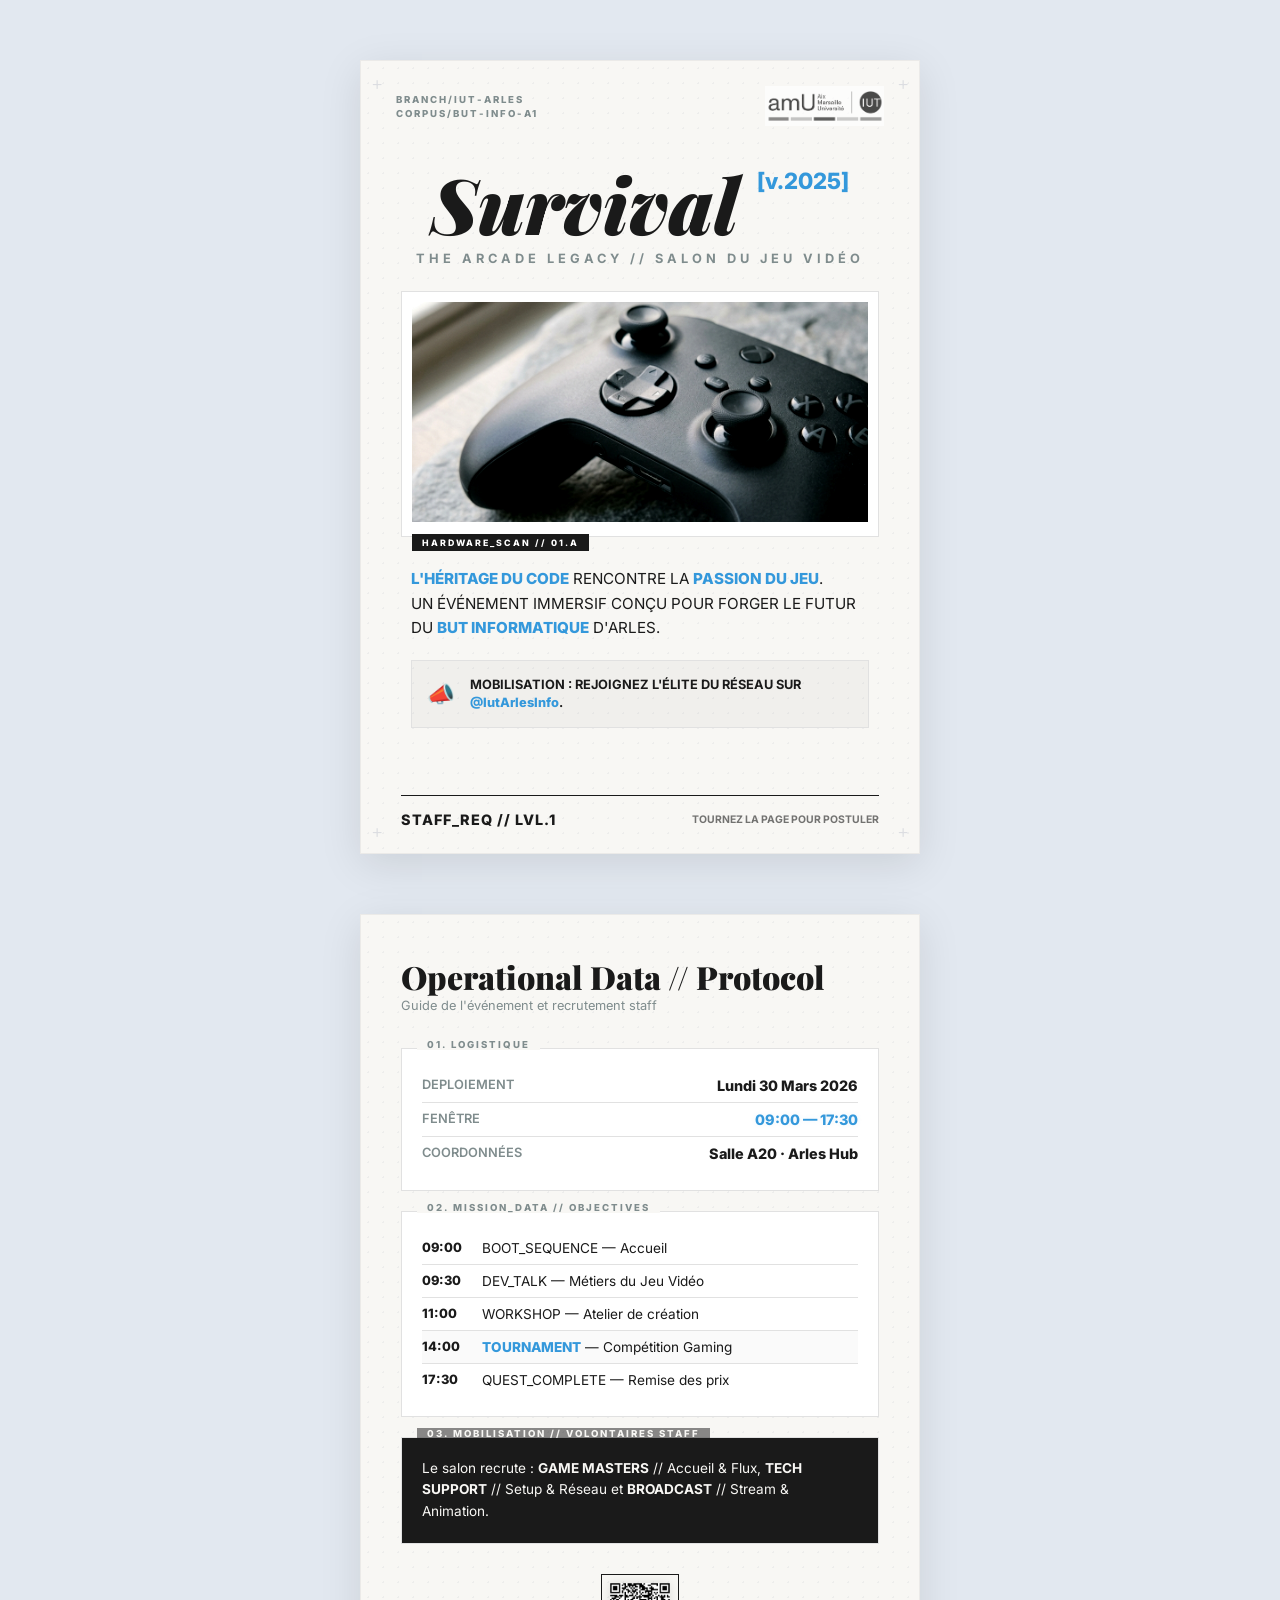
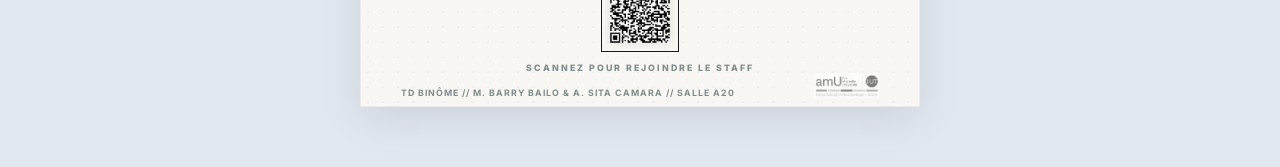
<file: final_signature_flyer/index.html>
<!DOCTYPE html>
<html lang="fr">
<head>
    <meta charset="UTF-8">
    <meta name="viewport" content="width=device-width, initial-scale=1.0">
    <title>Survival [v.2026] — Salon du Jeu Vidéo</title>
    <link rel="preconnect" href="https://fonts.googleapis.com">
    <link rel="preconnect" href="https://fonts.gstatic.com" crossorigin>
    <link href="https://fonts.googleapis.com/css2?family=Inter:wght@300;400;600;700;800&family=Playfair+Display:ital,wght@0,700;0,900;1,700&display=swap" rel="stylesheet">
    <link rel="stylesheet" href="style.css">
</head>
<body>

    <!-- RECTO - ÉDITION SIGNATURE GAMING -->
    <section id="recto" class="flyer-a5 editorial-gaming">
        <div class="dot-grid"></div>
        <div class="tech-marker tl">+</div>
        <div class="tech-marker tr">+</div>
        <div class="tech-marker bl">+</div>
        <div class="tech-marker br">+</div>

        <header class="header-editorial">
            <div class="meta-data">
                <span class="meta-tag">BRANCH/IUT-ARLES</span>
                <span class="meta-tag">CORPUS/BUT-INFO-A1</span>
            </div>
            <img src="Logo IUT couleurs.png" alt="Logo IUT" class="logo-editorial">
        </header>

        <main class="main-body">
            <div class="headline">
                <h1 class="serif-hero">Survival <span class="version-tag">[v.2025]</span></h1>
                <p class="sub-headline">THE ARCADE LEGACY // SALON DU JEU VIDÉO</p>
            </div>

            <figure class="hero-frame">
                <img src="hero_controller.png" alt="High-end Gaming Controller Macro" class="hero-img">
                <div class="frame-label">HARDWARE_SCAN // 01.A</div>
            </figure>

            <article class="editorial-copy">
                <p>
                    <span class="highlight-blue">L'HÉRITAGE DU CODE</span> RENCONTRE LA <span class="highlight-blue">PASSION DU JEU</span>.<br>
                    UN ÉVÉNEMENT IMMERSIF CONÇU POUR FORGER LE FUTUR DU <span class="highlight-blue">BUT INFORMATIQUE</span> D'ARLES.
                </p>
                <div class="callout-box">
                    <span class="callout-icon">📣</span>
                    <p>MOBILISATION : REJOIGNEZ L'ÉLITE DU RÉSEAU SUR <span class="highlight-blue">@IutArlesInfo</span>.</p>
                </div>
            </article>
        </main>

        <footer class="footer-minimal">
            <div class="footer-cta-group">
                <span class="cta-primary">STAFF_REQ // LVL.1</span>
                <span class="cta-secondary">TOURNEZ LA PAGE POUR POSTULER</span>
            </div>
        </footer>
    </section>

    <!-- VERSO - HUD MINIMALISTE -->
    <section id="verso" class="flyer-a5 hub-system">
        <div class="dot-grid"></div>
        
        <header class="hub-header">
            <h2 class="hub-title">Operational Data // Protocol</h2>
            <p class="hub-subtitle">Guide de l'événement et recrutement staff</p>
        </header>

        <div class="hub-grid">
            <!-- LOGISTIQUE -->
            <div class="hub-panel logistics">
                <h3 class="panel-label">01. LOGISTIQUE</h3>
                <div class="data-row">
                    <span class="d-label">DEPLOIEMENT</span>
                    <span class="d-val">Lundi 30 Mars 2026</span>
                </div>
                <div class="data-row">
                    <span class="d-label">FENÊTRE</span>
                    <span class="d-val highlight-val">09:00 — 17:30</span>
                </div>
                <div class="data-row">
                    <span class="d-label">COORDONNÉES</span>
                    <span class="d-val">Salle A20 · Arles Hub</span>
                </div>
            </div>

            <!-- PROGRAMME -->
            <div class="hub-panel timeline">
                <h3 class="panel-label">02. MISSION_DATA // OBJECTIVES</h3>
                <div class="tl-row">
                    <span class="tl-time">09:00</span>
                    <span class="tl-task">BOOT_SEQUENCE — Accueil</span>
                </div>
                <div class="tl-row">
                    <span class="tl-time">09:30</span>
                    <span class="tl-task">DEV_TALK — Métiers du Jeu Vidéo</span>
                </div>
                <div class="tl-row">
                    <span class="tl-time">11:00</span>
                    <span class="tl-task">WORKSHOP — Atelier de création</span>
                </div>
                <div class="tl-row active">
                    <span class="tl-time">14:00</span>
                    <span class="tl-task"><span class="highlight-blue">TOURNAMENT</span> — Compétition Gaming</span>
                </div>
                <div class="tl-row">
                    <span class="tl-time">17:30</span>
                    <span class="tl-task">QUEST_COMPLETE — Remise des prix</span>
                </div>
            </div>

            <!-- RECRUTEMENT -->
            <div class="hub-panel recruit dark">
                <h3 class="panel-label">03. MOBILISATION // VOLONTAIRES STAFF</h3>
                <p class="recruit-text">
                    Le salon recrute : <strong>GAME MASTERS</strong> // Accueil & Flux, <strong>TECH 
                    SUPPORT</strong> // Setup & Réseau et <strong>BROADCAST</strong> // Stream & Animation.
                </p>
            </div>
        </div>

        <div class="qr-hub-section">
            <div class="qr-container">
                <img src="qr_iut_arles.png" alt="QR IUT Arles" class="qr-final-img">
            </div>
            <p class="qr-instruction">SCANNEZ POUR REJOINDRE LE STAFF</p>
        </div>

        <footer class="hub-footer">
            <p>TD BINÔME // M. BARRY BAILO & A. SITA CAMARA // SALLE A20</p>
            <img src="Logouniv.png" alt="Logo Univ" class="hub-logo">
        </footer>
    </section>

</body>
</html>
</file>
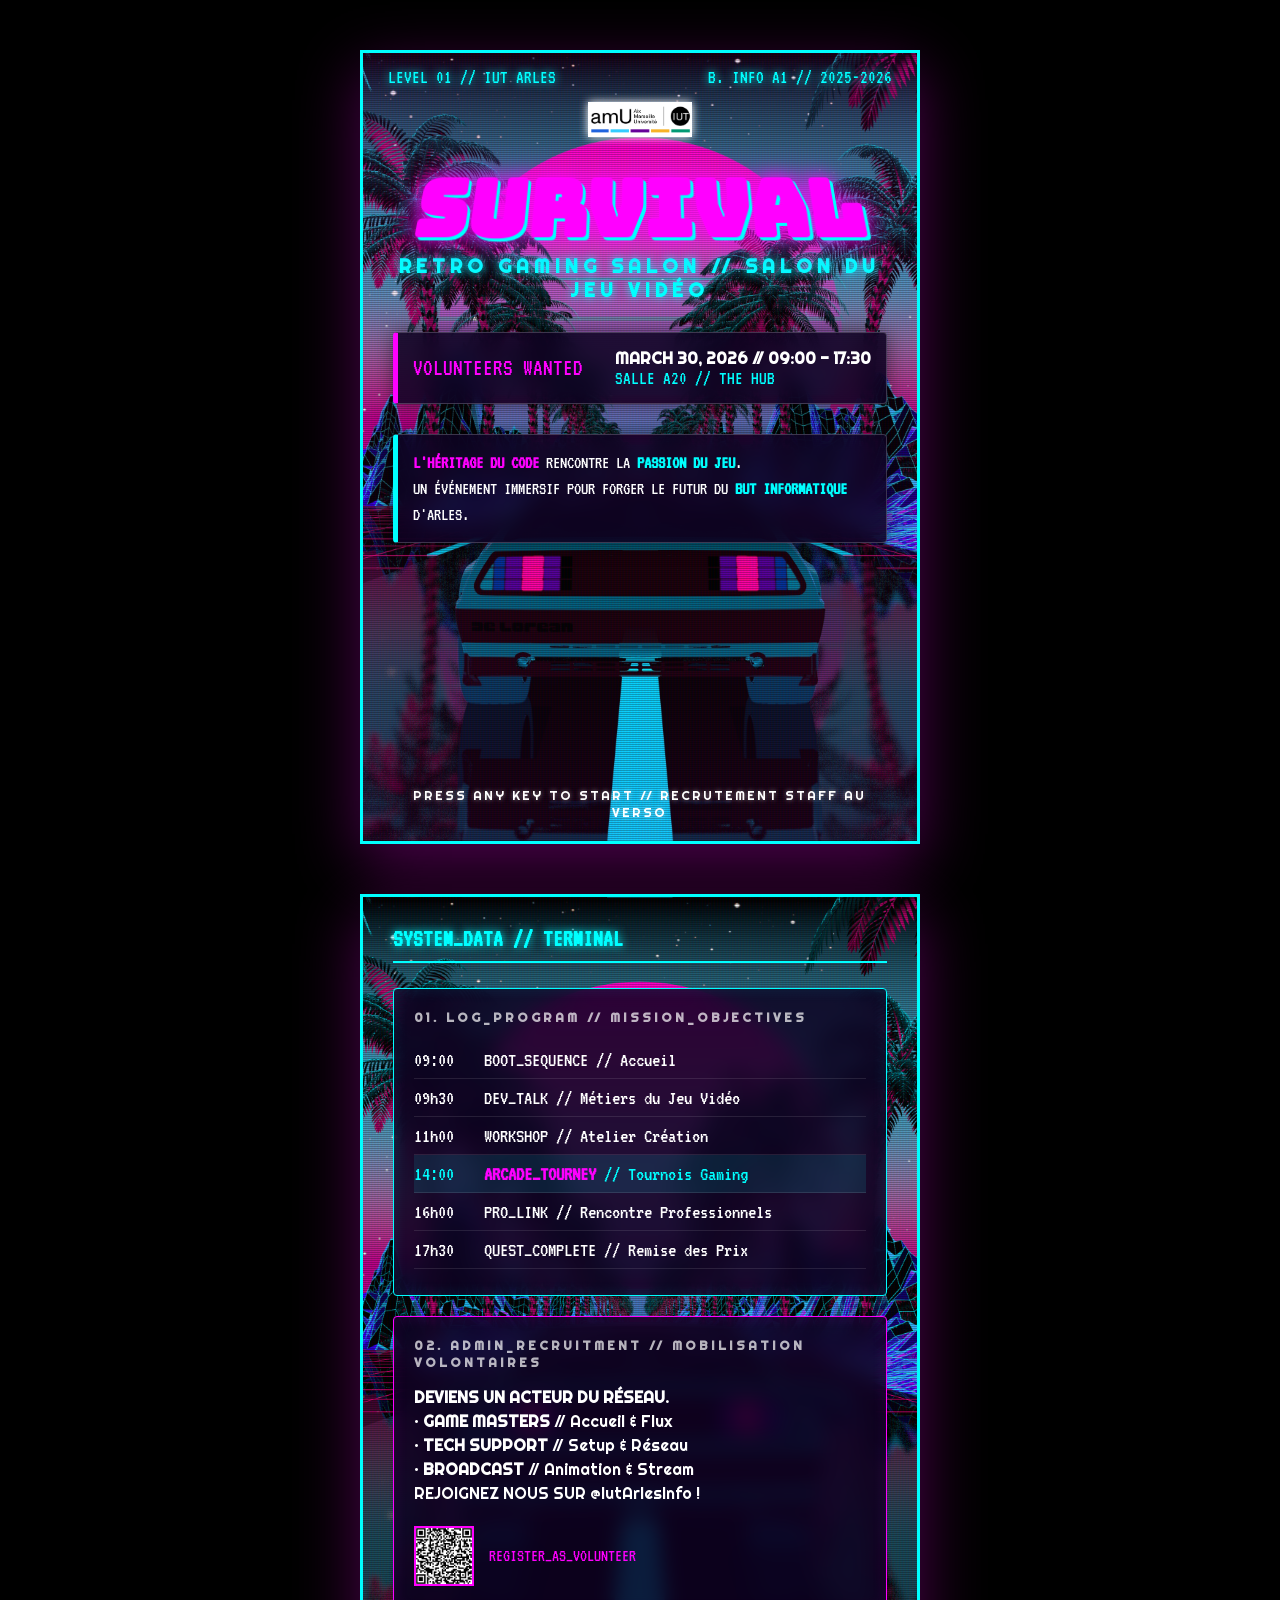
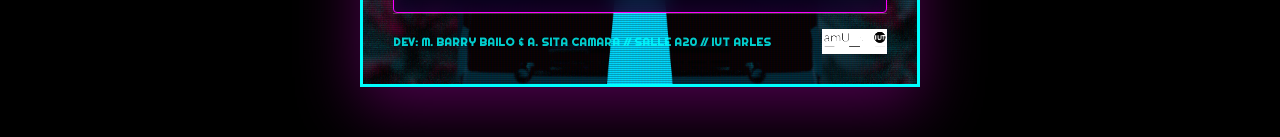
<file: retro_80s_flyer/index.html>
<!DOCTYPE html>
<html lang="fr">
<head>
    <meta charset="UTF-8">
    <meta name="viewport" content="width=device-width, initial-scale=1.0">
    <title>Survival: 80s Outrun Edition</title>
    <link rel="preconnect" href="https://fonts.googleapis.com">
    <link rel="preconnect" href="https://fonts.gstatic.com" crossorigin>
    <link href="https://fonts.googleapis.com/css2?family=Bungee&family=VT323&family=Righteous&display=swap" rel="stylesheet">
    <link rel="stylesheet" href="style.css">
</head>
<body>

    <!-- RECTO - 80S OUTRUN EDITION -->
    <section id="recto" class="flyer-a5">
        <div class="scanlines"></div>
        <div class="glow-layer"></div>
        
        <header class="top-nav">
                <span class="digital-label">LEVEL 01 // IUT ARLES</span>
                <span class="digital-label">B. INFO A1 // 2025-2026</span>
        </header>

        <main class="outrun-hub">
            <div class="logo-area">
                <img src="Logo IUT couleurs.png" alt="Logo" class="mini-logo">
            </div>

            <div class="title-container">
                <h1 class="main-title-80s">Survival</h1>
                <p class="subtitle-neon">RETRO GAMING SALON // SALON DU JEU VIDÉO</p>
            </div>

            <div class="location-pulse glass-panel">
                <div class="insert-coin">VOLUNTEERS WANTED</div>
                <div class="loc-details">
                    <p class="loc-text">MARCH 30, 2026 // 09:00 - 17:30</p>
                    <p class="loc-room">SALLE A20 // THE HUB</p>
                </div>
            </div>

            <div class="narrative-box glass-panel">
                <p class="terminal-text">
                    <span class="highlight-pink">L'HÉRITAGE DU CODE</span> RENCONTRE LA <span class="highlight-cyan">PASSION DU JEU</span>.<br>
                    UN ÉVÉNEMENT IMMERSIF POUR FORGER LE FUTUR DU <span class="highlight-cyan">BUT INFORMATIQUE</span> D'ARLES.
                </p>
            </div>
        </main>

        <footer class="arcade-footer">
            <p class="pulse-text">PRESS ANY KEY TO START // RECRUTEMENT STAFF AU VERSO</p>
        </footer>
    </section>

    <!-- VERSO - ARCADE HUD -->
    <section id="verso" class="flyer-a5 hub-80s">
        <div class="scanlines"></div>
        
        <div class="hud-container">
            <h2 class="hud-title">SYSTEM_DATA // TERMINAL</h2>
            
            <div class="grid-80s">
                <!-- Programme -->
                <div class="hud-block glass-panel neon-border-cyan">
                    <h3 class="panel-header">01. LOG_PROGRAM // MISSION_OBJECTIVES</h3>
                    <div class="timeline-row">
                        <span class="time-id">09:00</span>
                        <span class="task-id">BOOT_SEQUENCE // Accueil</span>
                    </div>
                    <div class="timeline-row">
                        <span class="time-id">09h30</span>
                        <span class="task-id">DEV_TALK // Métiers du Jeu Vidéo</span>
                    </div>
                    <div class="timeline-row">
                        <span class="time-id">11h00</span>
                        <span class="task-id">WORKSHOP // Atelier Création</span>
                    </div>
                    <div class="timeline-row active">
                        <span class="time-id">14:00</span>
                        <span class="task-id"><span class="highlight-pink">ARCADE_TOURNEY</span> // Tournois Gaming</span>
                    </div>
                    <div class="timeline-row">
                        <span class="time-id">16h00</span>
                        <span class="task-id">PRO_LINK // Rencontre Professionnels</span>
                    </div>
                    <div class="timeline-row">
                        <span class="time-id">17h30</span>
                        <span class="task-id">QUEST_COMPLETE // Remise des Prix</span>
                    </div>
                </div>

                <!-- Recrutement -->
                <div class="hud-block glass-panel neon-border-pink">
                    <h3 class="panel-header">02. ADMIN_RECRUITMENT // MOBILISATION VOLONTAIRES</h3>
                    <p class="recruit-txt">
                        <strong>DEVIENS UN ACTEUR DU RÉSEAU.</strong><br>
                        • <strong>GAME MASTERS</strong> // Accueil & Flux<br>
                        • <strong>TECH SUPPORT</strong> // Setup & Réseau<br>
                        • <strong>BROADCAST</strong> // Animation & Stream<br>
                        REJOIGNEZ NOUS SUR @IutArlesInfo !
                    </p>
                    <div class="qr-container-80s">
                        <img src="qr_iut_arles.png" alt="QR IUT Arles" class="qr-final">
                        <span class="qr-lbl">REGISTER_AS_VOLUNTEER</span>
                    </div>
                </div>
            </div>

            <footer class="hub-footer-80s">
                <p>DEV: M. BARRY BAILO & A. SITA CAMARA // SALLE A20 // IUT ARLES</p>
                <img src="Logouniv.png" alt="Logo Univ" class="mini-logo-white">
            </footer>
        </div>
    </section>

</body>
</html>
</file>
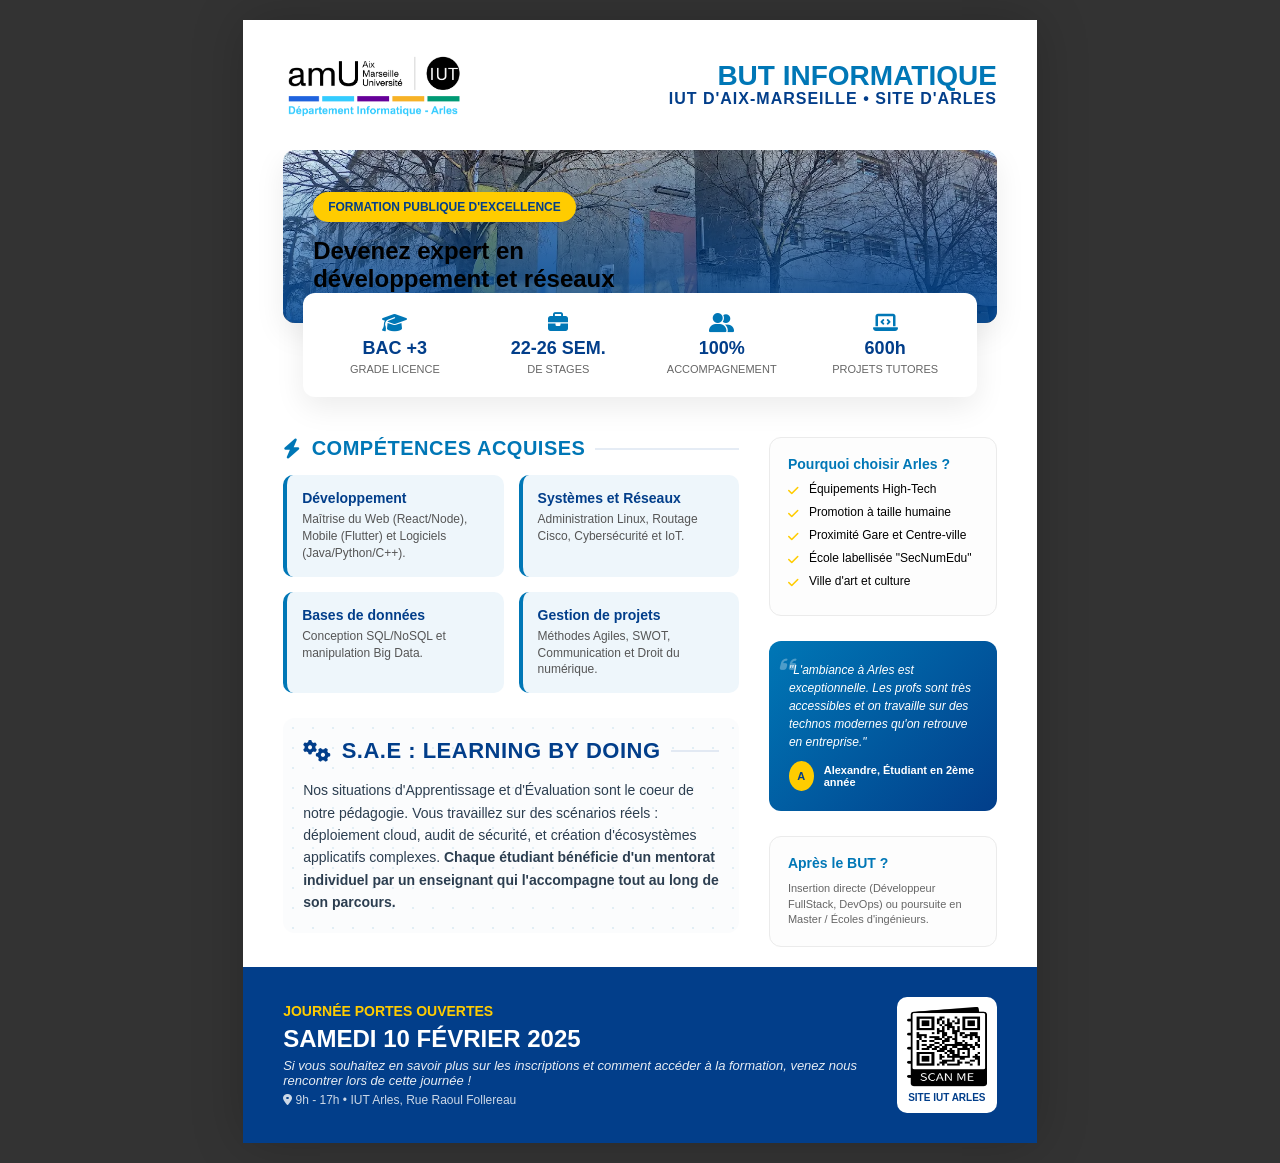
<file: flyer/flyer.html>
<!DOCTYPE html>
<html lang="fr">

<head>
    <meta charset="UTF-8">
    <title>Flyer BUT Informatique - IUT Arles</title>
    <link rel="stylesheet" href="https://cdnjs.cloudflare.com/ajax/libs/font-awesome/6.4.0/css/all.min.css">
    <style>
        /* --- RESET & BASE --- */
        :root {
            --amu-blue: #0077b6;
            /* Bleu officiel IUT */
            --amu-dark: #023e8a;
            --amu-yellow: #ffcc00;
            /* Jaune peps */
            --amu-light: #eef6fb;
            --text-main: #2c3e50;
            --bg-light: #f4f7f6;
            --border-radius: 12px;
            --shadow-soft: 0 10px 30px rgba(0, 0, 0, 0.08);
            --accent-gradient: linear-gradient(135deg, var(--amu-blue), var(--amu-dark));
        }

        * {
            margin: 0;
            padding: 0;
            box-sizing: border-box;
            font-family: 'Segoe UI', 'Roboto', Helvetica, Arial, sans-serif;
        }

        body {
            background-color: #333;
            /* Juste pour la présentation à l'écran */
            display: flex;
            justify-content: center;
            padding: 20px;
        }

        /* --- CONTENEUR A4 --- */
        .flyer {
            width: 210mm;
            height: 297mm;
            background: white;
            position: relative;
            display: flex;
            flex-direction: column;
            overflow: hidden;
            box-shadow: 0 0 50px rgba(0, 0, 0, 0.2);
            print-color-adjust: exact;
            -webkit-print-color-adjust: exact;
        }

        /* Abstract Tech Background Pattern */
        .flyer::before {
            content: "{} </>";
            position: absolute;
            top: 20px;
            right: 20px;
            font-family: 'JetBrains Mono', monospace;
            font-size: 180px;
            color: rgba(0, 0, 0, 0.02);
            font-weight: 800;
            pointer-events: none;
            z-index: 0;
        }

        /* Header Section */
        header {
            padding: 30px 40px;
            display: flex;
            justify-content: space-between;
            align-items: center;
            background: white;
            position: relative;
            z-index: 1;
        }

        .logo-main {
            height: 70px;
        }

        .header-title {
            text-align: right;
        }

        .header-title h1 {
            font-size: 28px;
            font-weight: 800;
            color: var(--amu-blue);
            line-height: 1;
        }

        .header-title p {
            font-size: 16px;
            color: var(--amu-dark);
            font-weight: 600;
            letter-spacing: 1px;
        }

        /* Hero Section (AIDA: Attention) */
        .hero {
            position: relative;
            height: 380px;
            margin: 0 40px;
            border-radius: var(--border-radius);
            overflow: hidden;
            box-shadow: var(--shadow-soft);
        }

        .hero-img {
            width: 100%;
            height: 100%;
            object-fit: cover;
        }

        .hero-overlay {
            position: absolute;
            bottom: 0;
            left: 0;
            right: 0;
            height: 100%;
            background: linear-gradient(to top, rgba(0, 74, 153, 0.9), transparent);
            display: flex;
            flex-direction: column;
            justify-content: flex-end;
            padding: 30px;
        }

        .badge-premium {
            background: var(--amu-yellow);
            color: var(--amu-dark);
            padding: 8px 15px;
            border-radius: 50px;
            font-weight: 800;
            font-size: 12px;
            text-transform: uppercase;
            align-self: flex-start;
            margin-bottom: 15px;
            box-shadow: 0 4px 10px rgba(0, 0, 0, 0.1);
        }

        .hero-text h2 {
            font-size: 42px;
            color: white;
            font-weight: 800;
            line-height: normal;
        }

        /* Stats Bar (AIDA: Interest) */
        .stats-bar {
            display: grid;
            grid-template-columns: repeat(4, 1fr);
            gap: 20px;
            margin: -30px 60px 20px 60px;
            background: white;
            padding: 20px;
            border-radius: var(--border-radius);
            box-shadow: var(--shadow-soft);
            position: relative;
            z-index: 2;
            text-align: center;
        }

        .stat-item i {
            color: var(--amu-blue);
            font-size: 20px;
            margin-bottom: 5px;
        }

        .stat-value {
            display: block;
            font-weight: 800;
            font-size: 18px;
            color: var(--amu-dark);
        }

        .stat-label {
            font-size: 11px;
            color: #666;
            text-transform: uppercase;
        }

        /* Main Content Grid */
        .main-grid {
            padding: 20px 40px;
            display: grid;
            grid-template-columns: 2fr 1fr;
            gap: 30px;
            flex-grow: 1;
        }

        section h3 {
            font-size: 20px;
            margin-bottom: 15px;
            display: flex;
            align-items: center;
            gap: 10px;
            color: var(--amu-blue);
            text-transform: uppercase;
            letter-spacing: 0.5px;
        }

        section h3::after {
            content: "";
            flex-grow: 1;
            height: 2px;
            background: rgba(0, 74, 153, 0.1);
        }

        /* Competence Cards */
        .competences-list {
            display: grid;
            grid-template-columns: 1fr 1fr;
            gap: 15px;
        }

        .comp-card {
            background: var(--amu-light);
            padding: 15px;
            border-radius: 10px;
            border-left: 4px solid var(--amu-blue);
        }

        .comp-card h4 {
            font-size: 14px;
            margin-bottom: 5px;
            color: var(--amu-dark);
        }

        .comp-card p {
            font-size: 12px;
            line-height: 1.4;
            color: #555;
        }

        .sae-parcours {
            margin-top: 25px;
            padding: 20px;
            border-radius: var(--border-radius);
            background-color: #fbfcfd;
            position: relative;
            overflow: hidden;
        }

        .dotted-bg {
            background-image: radial-gradient(rgba(0, 119, 182, 0.1) 1px, transparent 1px);
            background-size: 20px 20px;
        }

        .sae-parcours h3 {
            color: var(--amu-dark);
            font-weight: 900;
            font-size: 22px;
        }

        .parcours-grid {
            display: flex;
            gap: 10px;
            margin-top: 10px;
        }

        .parcours-pill {
            background: #eee;
            padding: 5px 12px;
            border-radius: 20px;
            font-size: 11px;
            font-weight: 600;
            color: #444;
        }

        /* Right Sidebar */
        .sidebar {
            display: flex;
            flex-direction: column;
            gap: 25px;
        }

        .side-box {
            background: #fdfdfd;
            border: 1px solid #ebebeb;
            padding: 18px;
            border-radius: var(--border-radius);
        }

        .side-box h4 {
            font-size: 14px;
            margin-bottom: 10px;
            color: var(--amu-blue);
        }

        .side-list {
            list-style: none;
            font-size: 12px;
        }

        .side-list li {
            margin-bottom: 8px;
            display: flex;
            gap: 10px;
            align-items: flex-start;
        }

        .side-list i {
            color: var(--amu-yellow);
            margin-top: 3px;
        }

        /* Testimonial (AIDA: Desire) */
        .testimonial {
            background: var(--accent-gradient);
            color: white;
            padding: 20px;
            border-radius: var(--border-radius);
            position: relative;
        }

        .testimonial-text {
            font-style: italic;
            font-size: 12px;
            line-height: 1.5;
            margin-bottom: 10px;
            position: relative;
        }

        .testimonial-text::before {
            content: "\f10d";
            font-family: "Font Awesome 6 Free";
            font-weight: 900;
            font-size: 18px;
            opacity: 0.3;
            position: absolute;
            top: -10px;
            left: -10px;
        }

        .testimonial-author {
            display: flex;
            align-items: center;
            gap: 10px;
            font-size: 11px;
            font-weight: 600;
        }

        .author-img {
            width: 30px;
            height: 30px;
            border-radius: 50%;
            background: var(--amu-yellow);
            display: flex;
            align-items: center;
            justify-content: center;
            color: var(--amu-dark);
        }

        /* Footer (AIDA: Action) */
        footer {
            background: var(--amu-dark);
            color: white;
            padding: 30px 40px;
            display: flex;
            justify-content: space-between;
            align-items: center;
        }

        .jpo-box {
            flex-grow: 1;
        }

        .jpo-label {
            color: var(--amu-yellow);
            font-weight: 800;
            font-size: 14px;
            text-transform: uppercase;
        }

        .jpo-date {
            font-size: 24px;
            font-weight: 800;
            margin: 5px 0;
        }

        .jpo-location {
            font-size: 12px;
            opacity: 0.8;
        }

        .qr-section {
            background: white;
            padding: 10px;
            border-radius: 10px;
            display: flex;
            flex-direction: column;
            align-items: center;
            gap: 5px;
        }

        .qr-placeholder {
            width: 80px;
            height: 80px;
            background: #eee;
            display: flex;
            align-items: center;
            justify-content: center;
            color: #999;
            font-size: 10px;
        }

        .qr-label {
            color: var(--amu-dark);
            font-weight: 800;
            font-size: 10px;
        }

        @page {
            size: A4;
            margin: 0;
        }

        @media print {
            body {
                background: none;
                padding: 0;
                display: block;
            }

            .flyer {
                width: 210mm;
                height: 297mm;
                margin: 0;
                box-shadow: none;
            }

            header,
            .hero,
            .stats-bar,
            .main-grid,
            footer {
                break-inside: avoid;
            }
        }
    </style>
</head>

<body>
    <div class="flyer">
        <header>
            <img src="Logo IUT Info Arles.png" alt="IUT Arles Logo" class="logo-main">
            <div class="header-title">
                <h1>BUT INFORMATIQUE</h1>
                <p>IUT D'AIX-MARSEILLE • SITE D'ARLES</p>
            </div>
        </header>

        <div class="hero">
            <img src="image_iut_t.webp" alt="Formation BUT Info" class="hero-img">
            <div class="hero-overlay">
                <span class="badge-premium">Formation Publique d'Excellence</span>
                <h2>Devenez expert en <br>développement et réseaux</h2>
            </div>
        </div>

        <div class="stats-bar">
            <div class="stat-item">
                <i class="fa-solid fa-graduation-cap"></i>
                <span class="stat-value">BAC +3</span>
                <span class="stat-label">Grade Licence</span>
            </div>
            <div class="stat-item">
                <i class="fa-solid fa-briefcase"></i>
                <span class="stat-value">22-26 SEM.</span>
                <span class="stat-label">De Stages</span>
            </div>
            <div class="stat-item">
                <i class="fa-solid fa-user-group"></i>
                <span class="stat-value">100%</span>
                <span class="stat-label">Accompagnement</span>
            </div>
            <div class="stat-item">
                <i class="fa-solid fa-laptop-code"></i>
                <span class="stat-value">600h</span>
                <span class="stat-label">Projets Tutores</span>
            </div>
        </div>

        <main class="main-grid">
            <div class="content-left">
                <section>
                    <h3><i class="fa-solid fa-bolt"></i> Compétences acquises</h3>
                    <div class="competences-list">
                        <div class="comp-card">
                            <h4>Développement</h4>
                            <p>Maîtrise du Web (React/Node), Mobile (Flutter) et Logiciels (Java/Python/C++).</p>
                        </div>
                        <div class="comp-card">
                            <h4>Systèmes et Réseaux</h4>
                            <p>Administration Linux, Routage Cisco, Cybersécurité et IoT.</p>
                        </div>
                        <div class="comp-card">
                            <h4>Bases de données</h4>
                            <p>Conception SQL/NoSQL et manipulation Big Data.</p>
                        </div>
                        <div class="comp-card">
                            <h4>Gestion de projets</h4>
                            <p>Méthodes Agiles, SWOT, Communication et Droit du numérique.</p>
                        </div>
                    </div>
                </section>

                <section class="sae-parcours dotted-bg">
                    <h3><i class="fa-solid fa-gears"></i> S.A.E : LEARNING BY DOING</h3>
                    <p style="font-size: 14px; line-height: 1.6; color: var(--text-main); margin-top: 10px;">
                        Nos situations d'Apprentissage et d'Évaluation sont le coeur de notre pédagogie. Vous travaillez
                        sur des scénarios réels : déploiement cloud, audit de sécurité, et création d'écosystèmes
                        applicatifs complexes. <strong>Chaque étudiant bénéficie d'un mentorat individuel par un
                            enseignant qui l'accompagne tout au long de son parcours.</strong>
                    </p>
                    <!-- <div class="parcours-grid">
                        <span class="parcours-pill">Développement Web</span>
                        <span class="parcours-pill">Administration Cloud</span>
                        <span class="parcours-pill">IA & Data</span>
                    </div> -->
                </section>
            </div>

            <div class="sidebar">
                <div class="side-box">
                    <h4>Pourquoi choisir Arles ?</h4>
                    <ul class="side-list">
                        <li><i class="fa-solid fa-check"></i> Équipements High-Tech</li>
                        <li><i class="fa-solid fa-check"></i> Promotion à taille humaine</li>
                        <li><i class="fa-solid fa-check"></i> Proximité Gare et Centre-ville</li>
                        <li><i class="fa-solid fa-check"></i> École labellisée "SecNumEdu"</li>
                        <li><i class="fa-solid fa-check"></i> Ville d'art et culture </li>
                    </ul>
                </div>

                <div class="testimonial">
                    <p class="testimonial-text">
                        "L'ambiance à Arles est exceptionnelle. Les profs sont très accessibles et on travaille sur des
                        technos modernes qu'on retrouve en entreprise."
                    </p>
                    <div class="testimonial-author">
                        <div class="author-img">A</div>
                        <span>Alexandre, Étudiant en 2ème année</span>
                    </div>
                </div>

                <div class="side-box">
                    <h4>Après le BUT ?</h4>
                    <p style="font-size: 11px; line-height: 1.4; color: #666;">
                        Insertion directe (Développeur FullStack, DevOps) ou poursuite en Master / Écoles d'ingénieurs.
                    </p>
                </div>
            </div>
        </main>

        <footer>
            <div class="jpo-box">
                <span class="jpo-label">Journée Portes Ouvertes</span>
                <p class="jpo-date">SAMEDI 10 FÉVRIER 2025</p>
                <p style="font-size: 13px; margin: 5px 0; font-style: italic; opacity: 0.9;">
                    Si vous souhaitez en savoir plus sur les inscriptions et comment accéder à la formation, venez nous
                    rencontrer lors de cette journée !
                </p>
                <p class="jpo-location"><i class="fa-solid fa-location-dot"></i> 9h - 17h • IUT Arles, Rue Raoul
                    Follereau</p>
            </div>
            <div class="qr-section">
                <img src="qr_Code.png" alt="QR Code" class="qr-placeholder" style="background: none;">
                <span class="qr-label">SITE IUT ARLES</span>
            </div>
        </footer>
    </div>

</body>

</html>
</file>
<file: final_signature_flyer/style.css>
/* 
    SURVIVAL SIGNATURE - GAMING ENHANCEMENT
    Design System — A5 (148mm × 210mm)
    Style: High-end Professional Gaming Editorial
*/

:root {
    --bg-paper: #f8f7f4;
    --text-main: #1a1a1a;
    --text-meta: #7f8c8d;
    --accent-blue: #3498db;
    --border-color: #e1e1e1;
    --grid-dot: #dcdde1;
    --font-serif: 'Playfair Display', serif;
    --font-sans: 'Inter', sans-serif;
}

.highlight-blue { color: var(--accent-blue); font-weight: 800; }

* {
    box-sizing: border-box;
    margin: 0;
    padding: 0;
}

body {
    background-color: #e2e8f0;
    font-family: var(--font-sans);
    color: var(--text-main);
    display: flex;
    flex-direction: column;
    align-items: center;
    gap: 60px;
    padding: 60px;
}

/* PAGE WRAPPERS */
.flyer-a5 {
    width: 148mm;
    height: 210mm;
    background-color: var(--bg-paper);
    position: relative;
    box-shadow: 0 10px 40px rgba(0,0,0,0.1);
    display: flex;
    flex-direction: column;
    border: 1px solid rgba(0,0,0,0.05);
    overflow: hidden;
}

/* DOT GRID BACKGROUND */
.dot-grid {
    position: absolute;
    top: 0;
    left: 0;
    width: 100%;
    height: 100%;
    background-image: radial-gradient(var(--grid-dot) 1px, transparent 1px);
    background-size: 15px 15px;
    opacity: 0.4;
    z-index: 0;
    pointer-events: none;
}

/* TECHNICAL MARKERS */
.tech-marker {
    position: absolute;
    color: var(--grid-dot);
    font-size: 1.2rem;
    font-weight: 300;
    z-index: 5;
}

.tl { top: 10px; left: 10px; }
.tr { top: 10px; right: 10px; }
.bl { bottom: 10px; left: 10px; }
.br { bottom: 10px; right: 10px; }

/* --- RECTO --- */
.header-editorial {
    padding: 25px 35px;
    display: flex;
    justify-content: space-between;
    align-items: center;
    position: relative;
    z-index: 10;
}

.meta-data {
    display: flex;
    flex-direction: column;
    gap: 3px;
}

.meta-tag {
    font-size: 0.6rem;
    font-weight: 800;
    letter-spacing: 2px;
    color: var(--text-meta);
}

.logo-editorial {
    height: 40px;
    filter: grayscale(100%);
    opacity: 0.7;
}

.main-body {
    flex: 1;
    padding: 20px 40px;
    display: flex;
    flex-direction: column;
    z-index: 10;
}

.headline {
    text-align: center;
    margin-bottom: 25px;
}

.serif-hero {
    font-family: var(--font-serif);
    font-size: 4.8rem;
    line-height: 0.85;
    font-weight: 900;
    font-style: italic;
    color: var(--text-main);
}

.version-tag {
    font-size: 1.4rem;
    font-family: var(--font-sans);
    font-style: normal;
    color: var(--accent-blue);
    vertical-align: top;
    font-weight: 800;
}

.sub-headline {
    margin-top: 15px;
    font-size: 0.8rem;
    letter-spacing: 4px;
    font-weight: 700;
    color: var(--text-meta);
}

.hero-frame {
    position: relative;
    margin-bottom: 30px;
    border: 1px solid var(--border-color);
    background: #fff;
    padding: 10px;
}

.hero-img {
    width: 100%;
    height: 220px;
    object-fit: cover;
    filter: contrast(1.1);
}

.frame-label {
    position: absolute;
    bottom: -15px;
    background: var(--text-main);
    color: #fff;
    font-size: 0.55rem;
    font-weight: 800;
    padding: 3px 10px;
    letter-spacing: 2px;
}

.editorial-copy {
    padding: 0 10px;
}

.editorial-copy p {
    font-size: 0.95rem;
    line-height: 1.6;
    color: var(--text-main);
}

.callout-box {
    margin-top: 20px;
    background: rgba(0,0,0,0.03);
    border: 1px solid var(--border-color);
    padding: 15px;
    display: flex;
    align-items: center;
    gap: 15px;
}

.callout-icon { font-size: 1.4rem; }
.callout-box p { font-weight: 700; font-size: 0.8rem; line-height: 1.4; color: var(--text-main); }

.footer-minimal {
    padding: 25px 40px;
    z-index: 10;
}

.footer-cta-group {
    display: flex;
    justify-content: space-between;
    align-items: center;
    border-top: 1px solid var(--text-main);
    padding-top: 15px;
}

.cta-primary { font-weight: 800; font-size: 0.9rem; letter-spacing: 1px; }
.cta-secondary { font-size: 0.65rem; font-weight: 700; opacity: 0.6; }

/* --- VERSO --- */
.hub-system {
    padding: 40px;
}

.hub-header {
    margin-bottom: 35px;
    z-index: 10;
    position: relative;
}

.hub-title {
    font-family: var(--font-serif);
    font-size: 2rem;
    font-weight: 900;
    color: var(--text-main);
}

.hub-subtitle {
    font-size: 0.8rem;
    color: var(--text-meta);
}

.hub-grid {
    display: flex;
    flex-direction: column;
    gap: 20px;
    flex: 1;
    z-index: 10;
    position: relative;
}

.hub-panel {
    border: 1px solid var(--border-color);
    background: #fff;
    padding: 20px;
    position: relative;
}

.panel-label {
    position: absolute;
    top: -10px;
    left: 15px;
    background: var(--bg-paper);
    padding: 0 10px;
    font-size: 0.6rem;
    font-weight: 800;
    color: var(--text-meta);
    letter-spacing: 2px;
}

.data-row {
    display: flex;
    justify-content: space-between;
    padding: 8px 0;
    border-bottom: 0.5px solid var(--border-color);
}

.data-row:last-child { border-bottom: none; }

.d-label { font-size: 0.8rem; font-weight: 600; color: var(--text-meta); }
.d-val { font-weight: 800; font-size: 0.9rem; }
.highlight-val { color: var(--accent-blue); text-shadow: 0 0 5px rgba(52, 152, 219, 0.1); }

.tl-row {
    display: grid;
    grid-template-columns: 60px 1fr;
    padding: 8px 0;
    border-bottom: 0.5px solid var(--border-color);
    align-items: center;
}

.tl-row:last-child { border-bottom: none; }
.tl-row.active { background: rgba(0,0,0,0.02); }

.tl-time { font-weight: 800; font-size: 0.8rem; color: var(--text-main); }
.tl-task { font-size: 0.85rem; color: var(--text-main); }

.recruit.dark {
    background-color: var(--text-main);
    color: var(--bg-paper);
}

.recruit.dark .panel-label { background: var(--text-main); color: var(--bg-paper); opacity: 0.5; }

.recruit-text { font-size: 0.85rem; line-height: 1.6; }

.qr-hub-section {
    display: flex;
    flex-direction: column;
    align-items: center;
    gap: 10px;
    margin-top: 30px;
    z-index: 10;
    position: relative;
}

.qr-container {
    padding: 8px;
    border: 1px solid var(--text-main);
}

.qr-final-img {
    width: 60px;
    height: 60px;
    display: block;
    box-shadow: 0 0 10px rgba(0,0,0,0.1);
}

.qr-instruction { font-size: 0.55rem; font-weight: 800; letter-spacing: 2px; color: var(--text-meta); }

.hub-footer {
    margin-top: auto;
    display: flex;
    justify-content: space-between;
    align-items: flex-end;
    z-index: 10;
    position: relative;
}

.hub-footer p { font-size: 0.55rem; color: var(--text-meta); letter-spacing: 1px; font-weight: 700; }
.hub-logo { height: 25px; filter: grayscale(100%); opacity: 0.5; }

/* PRINT OPTIMIZATION */
@page {
    margin: 0;
    size: A5;
}

@media print {
    body { background: none; padding: 0; margin: 0; }
    .flyer-a5 { 
        box-shadow: none; 
        border: none; 
        width: 148mm;
        height: 210mm;
        page-break-after: always;
        -webkit-print-color-adjust: exact;
        print-color-adjust: exact;
    }
    .dot-grid { opacity: 0.1; }
}
</file>
<file: retro_80s_flyer/style.css>
/* 
    SURVIVAL: 80s OUTRUN EDITION
    Design System — A5 (148mm × 210mm)
    Theme: Synthwave / Retrogaming / 1980s Arcade
*/

:root {
    --neon-pink: #ff00ff;
    --neon-cyan: #00ffff;
    --neon-purple: #9d00ff;
    --bg-dark: rgba(13, 2, 33, 0.85); /* Dark Midnight Blue for glass blocks */
    --text-white: #ffffff;
    --font-outrun: 'Bungee', cursive;
    --font-terminal: 'VT323', monospace;
    --font-80s: 'Righteous', cursive;
}

.highlight-pink { color: var(--neon-pink); font-weight: 800; }
.highlight-cyan { color: var(--neon-cyan); font-weight: 800; }

* {
    box-sizing: border-box;
    margin: 0;
    padding: 0;
}

body {
    background-color: #000;
    font-family: var(--font-80s);
    color: var(--text-white);
    display: flex;
    flex-direction: column;
    align-items: center;
    gap: 50px;
    padding: 50px;
}

/* PAGE WRAPPERS */
.flyer-a5 {
    width: 148mm;
    height: 210mm;
    background-image: url('photo_design.jpg');
    background-size: cover;
    background-position: center;
    position: relative;
    box-shadow: 0 20px 60px rgba(255, 0, 255, 0.3);
    display: flex;
    flex-direction: column;
    border: 3px solid var(--neon-cyan);
    overflow: hidden;
}

/* SCANLINES OVERLAY */
.scanlines {
    position: absolute;
    inset: 0;
    background: linear-gradient(
        rgba(18, 16, 16, 0) 50%, 
        rgba(0, 0, 0, 0.25) 50%
    ), linear-gradient(
        90deg, 
        rgba(255, 0, 0, 0.06), 
        rgba(0, 255, 0, 0.02), 
        rgba(0, 0, 255, 0.06)
    );
    background-size: 100% 2px, 3px 100%;
    z-index: 5;
    pointer-events: none;
}

.glow-layer {
    position: absolute;
    inset: 0;
    background: radial-gradient(circle at center, transparent 30%, rgba(255, 0, 255, 0.1) 100%);
    z-index: 1;
    pointer-events: none;
}

/* --- RECTO --- */
.top-nav {
    padding: 15px 25px;
    display: flex;
    justify-content: space-between;
    z-index: 10;
}

.digital-label {
    font-family: var(--font-terminal);
    font-size: 1.2rem;
    color: var(--neon-cyan);
    text-shadow: 0 0 10px var(--neon-cyan);
}

.outrun-hub {
    flex: 1;
    padding: 0 30px;
    display: flex;
    flex-direction: column;
    align-items: center;
    gap: 30px;
    z-index: 10;
}

.mini-logo {
    height: 35px;
    filter: drop-shadow(0 0 5px #fff);
}

.title-container {
    text-align: center;
}

.main-title-80s {
    font-family: var(--font-outrun);
    font-size: 5rem;
    text-transform: uppercase;
    color: var(--neon-pink);
    line-height: 0.9;
    text-shadow: 
        3px 3px 0px var(--neon-cyan),
        0 0 20px var(--neon-pink),
        0 0 40px rgba(255, 0, 255, 0.5);
    transform: perspective(200px) rotateX(10deg);
}

.subtitle-neon {
    font-size: 1.2rem;
    letter-spacing: 5px;
    color: var(--neon-cyan);
    font-weight: 700;
    text-shadow: 0 0 10px var(--neon-cyan);
    margin-top: 10px;
}

.glass-panel {
    background: var(--bg-dark);
    backdrop-filter: blur(10px);
    border: 1px solid rgba(255, 255, 255, 0.2);
    border-radius: 4px;
    padding: 15px;
    width: 100%;
    box-shadow: 0 0 20px rgba(0, 0, 0, 0.5);
}

.location-pulse {
    border-left: 5px solid var(--neon-pink);
    display: flex;
    justify-content: space-between;
    align-items: center;
}

.insert-coin {
    font-family: var(--font-terminal);
    font-size: 1.5rem;
    color: var(--neon-pink);
    animation: flicker 2s infinite;
}

.loc-text { font-size: 1rem; font-weight: 700; }
.loc-room { color: var(--neon-cyan); font-family: var(--font-terminal); font-size: 1.2rem; }

@keyframes flicker {
    0%, 19%, 21%, 23%, 25%, 54%, 56%, 100% { opacity: 1; }
    20%, 22%, 24%, 55% { opacity: 0; }
}

.narrative-box {
    border-left: 5px solid var(--neon-cyan);
}

.terminal-text {
    font-family: var(--font-terminal);
    font-size: 1.15rem;
    line-height: 1.4;
    color: #fff;
}

.arcade-footer {
    padding: 20px;
    text-align: center;
    z-index: 10;
}

.pulse-text {
    font-size: 0.8rem;
    color: #fff;
    letter-spacing: 2px;
    animation: pulse 1.5s infinite;
    text-shadow: 0 0 5px rgba(255, 255, 255, 0.5);
}

@keyframes pulse {
    0%, 100% { opacity: 0.8; }
    50% { opacity: 0.3; }
}

/* --- VERSO --- */
.hub-80s {
    padding: 30px;
    display: flex;
    flex-direction: column;
}

.hud-container {
    height: 100%;
    display: flex;
    flex-direction: column;
    z-index: 10;
}

.hud-title {
    font-family: var(--font-terminal);
    font-size: 1.5rem;
    border-bottom: 2px solid var(--neon-cyan);
    padding-bottom: 10px;
    margin-bottom: 25px;
    color: var(--neon-cyan);
    text-shadow: 0 0 10px var(--neon-cyan);
}

.grid-80s {
    display: grid;
    grid-template-columns: 1fr;
    gap: 20px;
    flex: 1;
}

.hud-block {
    padding: 20px;
}

.panel-header {
    font-size: 0.8rem;
    color: var(--text-white);
    opacity: 0.7;
    margin-bottom: 15px;
    letter-spacing: 3px;
}

.neon-border-cyan { border: 1px solid var(--neon-cyan); box-shadow: inset 0 0 15px rgba(0, 255, 255, 0.1); }
.neon-border-pink { border: 1px solid var(--neon-pink); box-shadow: inset 0 0 15px rgba(255, 0, 255, 0.1); }

.timeline-row {
    display: grid;
    grid-template-columns: 70px 1fr;
    padding: 8px 0;
    border-bottom: 1px solid rgba(255, 255, 255, 0.1);
    font-family: var(--font-terminal);
    font-size: 1.3rem;
}

.timeline-row.active {
    background: rgba(0, 255, 255, 0.1);
    color: var(--neon-cyan);
}

.recruit-txt {
    font-size: 1rem;
    line-height: 1.5;
    margin-bottom: 20px;
}

.qr-container-80s {
    display: flex;
    align-items: center;
    gap: 15px;
}

.qr-final {
    width: 60px;
    height: 60px;
    border: 2px solid var(--neon-pink);
    display: block;
}

.qr-lbl { font-family: var(--font-terminal); font-size: 1.1rem; color: var(--neon-pink); }

.hub-footer-80s {
    margin-top: auto;
    display: flex;
    justify-content: space-between;
    align-items: center;
    padding-top: 15px;
    border-top: 1px solid rgba(255, 255, 255, 0.2);
}

.hub-footer-80s p { font-size: 0.7rem; color: var(--neon-cyan); font-weight: 700; opacity: 0.8; }
.mini-logo-white { height: 25px; filter: grayscale(100%) brightness(2); }

/* PRINTING */
@page {
    margin: 0;
    size: A5;
}

@media print {
    body { background: none; padding: 0; margin: 0; }
    .flyer-a5 { 
        box-shadow: none; 
        border: none; 
        width: 148mm;
        height: 210mm;
        page-break-after: always;
        -webkit-print-color-adjust: exact;
        print-color-adjust: exact;
    }
    .scanlines { opacity: 0.1; }
}
</file>
